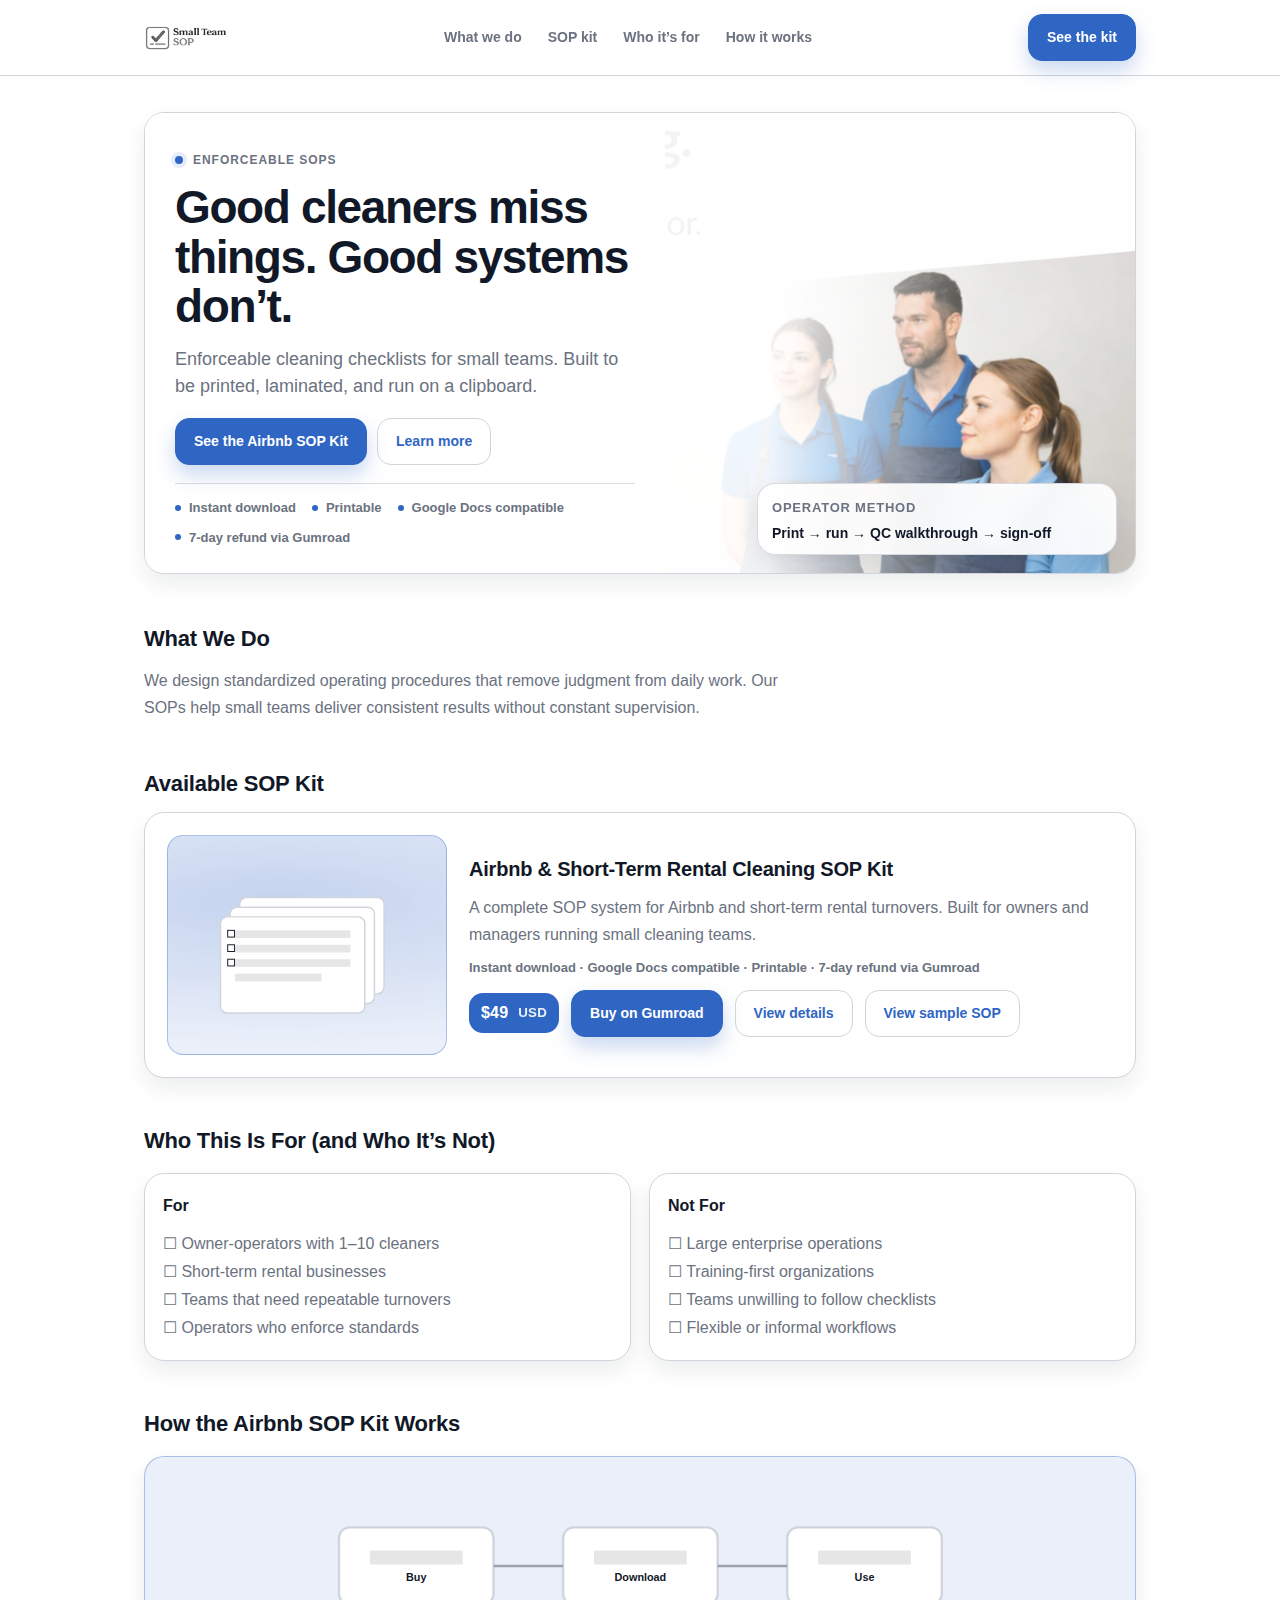
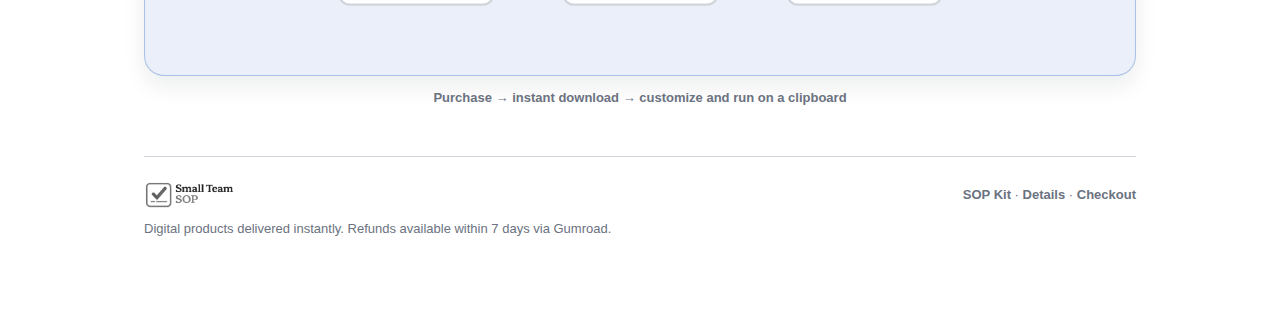
<file: index.html>
<!DOCTYPE html>
<html lang="en">
<head>
  <meta charset="UTF-8" />
  <meta name="viewport" content="width=device-width, initial-scale=1.0" />
  <title>Small Team SOP</title>

  <style>
    :root{
      --dark:#111827;
      --muted:#6b7280;
      --border:#d1d5db;

      --blue:#2f66c4;
      --blueSoft:rgba(47,102,196,.10);

      --panel:#f9fafb;
      --shadow:0 18px 44px rgba(17,24,39,.12);
      --shadowSoft:0 10px 22px rgba(17,24,39,.08);

      --r12:12px;
      --r16:16px;
      --r20:20px;
    }

    *{box-sizing:border-box;}
    body{
      margin:0;
      font-family:Inter, Arial, Helvetica, sans-serif;
      color:var(--dark);
      background:#fff;
      line-height:1.5;
    }

    /* --- Topbar + Hamburger --- */
    .topbar{
      position:sticky;
      top:0;
      z-index:50;
      background:rgba(255,255,255,.92);
      backdrop-filter:blur(10px);
      border-bottom:1px solid var(--border);
    }
    .topbar-inner{
      max-width:1040px;
      margin:0 auto;
      padding:14px 24px;
      display:flex;
      align-items:center;
      justify-content:space-between;
      gap:12px;
      position:relative;
    }
    .brand{
      display:inline-flex;
      align-items:center;
      gap:10px;
      text-decoration:none;
      color:var(--dark);
      font-weight:900;
      letter-spacing:.2px;
      white-space:nowrap;
    }
    .brand img{
      height:26px;
      width:auto;
      max-width:180px;
      display:block;
    }

    .nav{
      display:flex;
      align-items:center;
      gap:6px;
    }
    .nav a{
      text-decoration:none;
      color:var(--muted);
      font-size:14px;
      font-weight:800;
      padding:8px 10px;
      border-radius:10px;
    }
    .nav a:hover{
      background:var(--panel);
      color:var(--dark);
    }

    .btn{
      display:inline-flex;
      align-items:center;
      justify-content:center;
      gap:10px;
      padding:12px 18px;
      font-size:14px;
      font-weight:900;
      text-decoration:none;
      border-radius:14px;
      border:1px solid var(--blue);
      cursor:pointer;
      white-space:nowrap;
      transition:transform .12s ease, background .12s ease;
    }
    .btn-primary{
      background:var(--blue);
      color:#fff;
      box-shadow:0 10px 20px rgba(47,102,196,.25);
    }
    .btn-primary:hover{transform:translateY(-1px);}
    .btn-primary:active{transform:translateY(0);}
    .btn-secondary{
      background:transparent;
      color:var(--blue);
      border:1px solid var(--border);
    }
    .btn-secondary:hover{background:var(--panel);}

    .hamburger{
      display:none;
      width:44px;
      height:44px;
      border:1px solid var(--border);
      background:#fff;
      border-radius:14px;
      cursor:pointer;
      align-items:center;
      justify-content:center;
      padding:0;
    }
    .hamburger:hover{background:var(--panel);}
    .hamburger svg{width:20px;height:20px;}

    .mobile-menu{
      display:none;
      position:absolute;
      right:24px;
      top:60px;
      width:min(360px, calc(100vw - 48px));
      background:#fff;
      border:1px solid var(--border);
      border-radius:16px;
      box-shadow:var(--shadow);
      padding:10px;
    }
    .mobile-menu .label{
      font-size:12px;
      color:var(--muted);
      font-weight:900;
      padding:10px 12px 6px;
    }
    .mobile-menu a{
      display:block;
      text-decoration:none;
      color:var(--dark);
      font-weight:900;
      padding:12px;
      border-radius:12px;
    }
    .mobile-menu a:hover{background:var(--panel);}
    .mobile-menu .divider{height:1px;background:var(--border);margin:8px 0;}

    @media (max-width:900px){
      .nav, .top-cta{display:none;}
      .hamburger{display:inline-flex;}
    }

    /* --- Layout --- */
    .container{
      max-width:1040px;
      margin:0 auto;
      padding:36px 24px 72px;
    }

    /* --- Hero --- */
    .hero{
      border:1px solid var(--border);
      border-radius:var(--r20);
      overflow:hidden;
      box-shadow:var(--shadowSoft);
      background:#fff;
      margin-bottom:48px;
    }
    .hero-grid{
      display:grid;
      grid-template-columns: 1.05fr .95fr;
      gap:0;
      min-height:420px;
    }
    @media (max-width:920px){
      .hero-grid{grid-template-columns:1fr; min-height:auto;}
    }

    .hero-copy{
      padding:34px 30px 26px;
      background:#fff;
    }
    .kicker{
      display:inline-flex;
      align-items:center;
      gap:10px;
      font-size:12px;
      font-weight:900;
      color:var(--muted);
      letter-spacing:.08em;
      text-transform:uppercase;
      margin-bottom:14px;
    }
    .kicker .dot{
      width:8px;height:8px;border-radius:999px;background:var(--blue);
      box-shadow:0 0 0 4px rgba(47,102,196,.12);
    }

    .hero h1{
      font-size:46px;
      line-height:1.08;
      letter-spacing:-.03em;
      margin:0 0 14px 0;
    }
    @media (max-width:520px){
      .hero h1{font-size:36px;}
    }

    .hero p{
      font-size:18px;
      color:var(--muted);
      max-width:60ch;
      margin:0 0 18px 0;
    }

    .hero-cta{
      display:flex;
      flex-wrap:wrap;
      gap:10px;
      margin-top:10px;
    }

    .trustbar{
      margin-top:18px;
      padding-top:14px;
      border-top:1px solid rgba(209,213,219,.8);
      color:var(--muted);
      font-size:13px;
      display:flex;
      flex-wrap:wrap;
      gap:10px 16px;
      align-items:center;
    }
    .trustbar span{
      display:inline-flex;
      align-items:center;
      gap:8px;
      font-weight:800;
    }
    .trustbar i{
      width:6px;height:6px;border-radius:999px;background:var(--blue);
      display:inline-block;
    }

    .hero-media{
      position:relative;
      background:#f6f7fb;
      overflow:hidden;
      min-height:320px;
    }

    /* Replace “diagonal cut” with a cleaner split that won’t reveal ghost text */
    .hero-photo{
      position:absolute;
      inset:0;
      background-image:url("assets/hero.jpg");
      background-size:cover;
      background-position:right center;
      background-repeat:no-repeat;
      filter:saturate(1.03) contrast(1.02);
    }

    /* Strong wash to hide any leftover ad text in the image */
    .hero-photo::after{
      content:"";
      position:absolute;
      inset:0;
      background:
        linear-gradient(90deg, rgba(255,255,255,.92) 0 22%, rgba(255,255,255,.55) 45%, rgba(255,255,255,.10) 68%, rgba(255,255,255,0) 100%),
        linear-gradient(180deg, rgba(255,255,255,.22), rgba(255,255,255,.10));
    }

    .hero-card{
      position:absolute;
      right:18px;
      bottom:18px;
      width:min(360px, 92%);
      background:rgba(255,255,255,.92);
      border:1px solid rgba(209,213,219,.9);
      border-radius:18px;
      box-shadow:var(--shadowSoft);
      padding:14px 14px 12px;
      backdrop-filter:blur(10px);
    }
    .hero-card strong{
      display:block;
      font-size:13px;
      letter-spacing:.06em;
      text-transform:uppercase;
      color:var(--muted);
      margin-bottom:6px;
    }
    .hero-card div{
      font-size:14px;
      font-weight:900;
      color:var(--dark);
      line-height:1.3;
    }

    /* Sections */
    .section{margin-bottom:46px;}
    .section h2{
      margin:0 0 12px 0;
      font-size:22px;
      letter-spacing:-.01em;
    }
    .section p{
      margin:0;
      max-width:72ch;
      color:var(--muted);
      line-height:1.7;
    }

    /* Product card */
    .product{
      border:1px solid var(--border);
      border-radius:var(--r20);
      padding:22px;
      box-shadow:var(--shadowSoft);
      background:#fff;
      display:grid;
      grid-template-columns:280px 1fr;
      gap:22px;
      align-items:center;
    }
    @media (max-width:820px){
      .product{grid-template-columns:1fr;}
    }

    .product-image{
      width:100%;
      height:220px;
      border:1px solid rgba(47,102,196,.35);
      border-radius:16px;
      overflow:hidden;
      background:
        radial-gradient(900px 240px at 40% 30%, rgba(47,102,196,.20), rgba(47,102,196,0) 60%),
        var(--blueSoft);
      display:flex;
      align-items:center;
      justify-content:center;
    }
    .product-image svg{width:90%; height:86%;}

    .product h3{
      margin:0 0 10px 0;
      font-size:20px;
      letter-spacing:-.01em;
    }
    .product p{
      margin:0 0 10px 0;
      color:var(--muted);
      line-height:1.7;
      max-width:70ch;
    }
    .microline{
      font-size:13px;
      color:var(--muted);
      font-weight:800;
      margin:10px 0 12px;
    }
    .offer-row{
      display:flex;
      flex-wrap:wrap;
      gap:10px 12px;
      align-items:center;
      margin-top:8px;
    }
    .price-badge{
      display:inline-flex;
      align-items:center;
      gap:10px;
      background:var(--blue);
      color:#fff;
      font-weight:900;
      padding:8px 12px;
      border-radius:14px;
      letter-spacing:.2px;
    }
    .price-badge small{font-weight:800; opacity:.9;}

    /* For/Not boxes */
    .two-col{
      display:grid;
      grid-template-columns:1fr 1fr;
      gap:18px;
      margin-top:16px;
    }
    @media (max-width:820px){
      .two-col{grid-template-columns:1fr;}
    }
    .box{
      border:1px solid var(--border);
      border-radius:var(--r20);
      padding:18px;
      box-shadow:var(--shadowSoft);
      background:#fff;
      color:var(--muted);
      line-height:1.75;
    }
    .box strong{
      display:block;
      margin-bottom:10px;
      color:var(--dark);
      font-weight:900;
    }

    /* How it works */
    .how-image{
      margin-top:16px;
      height:220px;
      border:1px solid rgba(47,102,196,.35);
      border-radius:var(--r20);
      background:var(--blueSoft);
      box-shadow:var(--shadowSoft);
      display:flex;
      align-items:center;
      justify-content:center;
      overflow:hidden;
    }
    .how-image svg{width:92%; height:78%;}

    footer{
      border-top:1px solid var(--border);
      padding-top:24px;
      margin-top:48px;
      font-size:13px;
      color:var(--muted);
      display:flex;
      flex-direction:column;
      gap:10px;
    }
    .footer-row{
      display:flex;
      flex-wrap:wrap;
      gap:12px 18px;
      align-items:center;
      justify-content:space-between;
    }
    footer img{
      height:28px;
      width:auto;
      max-width:180px;
      display:block;
    }
    .footer-links a{
      text-decoration:none;
      color:var(--muted);
      font-weight:900;
    }
    .footer-links a:hover{text-decoration:underline;}
  </style>

  <!-- Google tag (gtag.js) -->
  <script async src="https://www.googletagmanager.com/gtag/js?id=G-11H46H75Q8"></script>
  <script>
    window.dataLayer = window.dataLayer || [];
    function gtag(){dataLayer.push(arguments);}
    gtag('js', new Date());
    gtag('config', 'G-11H46H75Q8');
  </script>

  <!-- Meta Pixel Code -->
  <script>
  !function(f,b,e,v,n,t,s)
  {if(f.fbq)return;n=f.fbq=function(){n.callMethod?
  n.callMethod.apply(n,arguments):n.queue.push(arguments)};
  if(!f._fbq)f._fbq=n;n.push=n;n.loaded=!0;n.version='2.0';
  n.queue=[];t=b.createElement(e);t.async=!0;
  t.src=v;s=b.getElementsByTagName(e)[0];
  s.parentNode.insertBefore(t,s)}(window, document,'script',
  'https://connect.facebook.net/en_US/fbevents.js');
  fbq('init', '762696580227898');
  fbq('track', 'PageView');
  </script>
  <noscript><img height="1" width="1" style="display:none"
  src="https://www.facebook.com/tr?id=762696580227898&ev=PageView&noscript=1"
  /></noscript>
  <!-- End Meta Pixel Code -->
</head>

<body>
  <header class="topbar">
    <div class="topbar-inner">
      <a class="brand" href="./index.html" aria-label="Small Team SOP home">
        <img src="assets/logo.png" alt="Small Team SOP logo" />
      </a>

      <nav class="nav" aria-label="Primary navigation">
        <a href="#what-we-do">What we do</a>
        <a href="#kit">SOP kit</a>
        <a href="#who">Who it’s for</a>
        <a href="#how">How it works</a>
      </nav>

      <a class="btn btn-primary top-cta" href="#kit">See the kit</a>

      <button
        class="hamburger"
        id="menuBtn"
        type="button"
        aria-label="Open menu"
        aria-controls="mobileMenu"
        aria-expanded="false"
      >
        <svg viewBox="0 0 24 24" fill="none" aria-hidden="true">
          <path d="M4 7h16M4 12h16M4 17h16" stroke="currentColor" stroke-width="2" stroke-linecap="round"/>
        </svg>
      </button>

      <div id="mobileMenu" class="mobile-menu" role="menu" aria-label="Mobile menu">
        <div class="label">Menu</div>
        <a role="menuitem" href="#what-we-do">What we do</a>
        <a role="menuitem" href="#kit">SOP kit</a>
        <a role="menuitem" href="#who">Who it’s for</a>
        <a role="menuitem" href="#how">How it works</a>
        <div class="divider"></div>
        <a role="menuitem" href="airbnb.html">View details</a>
        <a role="menuitem" href="Preview_Turnover_Cleaning_SOP_MATCHED.pdf" target="_blank" rel="noopener">View sample SOP</a>
        <div class="divider"></div>
        <a role="menuitem" href="https://smallteamsop.gumroad.com/l/airbnb-cleaning-sop" target="_blank" rel="noopener">Buy on Gumroad</a>
      </div>
    </div>
  </header>

  <main class="container">
    <section class="hero" id="top">
      <div class="hero-grid">
        <div class="hero-copy">
          <div class="kicker"><span class="dot"></span> Enforceable SOPs</div>

          <h1>Good cleaners miss things. Good systems don’t.</h1>

          <p>
            Enforceable cleaning checklists for small teams.
            Built to be printed, laminated, and run on a clipboard.
          </p>

          <div class="hero-cta">
            <a class="btn btn-primary" href="#kit">See the Airbnb SOP Kit</a>
            <a class="btn btn-secondary" href="airbnb.html">Learn more</a>
          </div>

          <div class="trustbar" aria-label="Trust bar">
            <span><i></i>Instant download</span>
            <span><i></i>Printable</span>
            <span><i></i>Google Docs compatible</span>
            <span><i></i>7-day refund via Gumroad</span>
          </div>
        </div>

        <div class="hero-media" aria-label="Checklist photo">
          <div class="hero-photo" aria-hidden="true"></div>
          <div class="hero-card" aria-hidden="true">
            <strong>Operator method</strong>
            <div>Print → run → QC walkthrough → sign-off</div>
          </div>
        </div>
      </div>
    </section>

    <section class="section" id="what-we-do">
      <h2>What We Do</h2>
      <p>
        We design standardized operating procedures that remove judgment from daily work.
        Our SOPs help small teams deliver consistent results without constant supervision.
      </p>
    </section>

    <section class="section" id="kit">
      <h2>Available SOP Kit</h2>

      <div class="product">
        <div class="product-image" aria-label="Airbnb SOP illustration">
          <svg viewBox="0 0 520 280" role="img" aria-label="Stack of SOP documents">
            <rect x="120" y="40" width="300" height="200" rx="14" fill="#ffffff" stroke="#d1d5db" stroke-width="3" />
            <rect x="100" y="60" width="300" height="200" rx="14" fill="#ffffff" stroke="#d1d5db" stroke-width="3" />
            <rect x="80" y="80" width="300" height="200" rx="14" fill="#ffffff" stroke="#d1d5db" stroke-width="3" />
            <rect x="110" y="108" width="240" height="16" fill="#e6e6e6" />
            <rect x="110" y="138" width="240" height="16" fill="#e6e6e6" />
            <rect x="110" y="168" width="240" height="16" fill="#e6e6e6" />
            <rect x="110" y="198" width="180" height="16" fill="#e6e6e6" />
            <rect x="95" y="108" width="14" height="14" fill="#ffffff" stroke="#111827" stroke-width="2" />
            <rect x="95" y="138" width="14" height="14" fill="#ffffff" stroke="#111827" stroke-width="2" />
            <rect x="95" y="168" width="14" height="14" fill="#ffffff" stroke="#111827" stroke-width="2" />
          </svg>
        </div>

        <div>
          <h3>Airbnb & Short-Term Rental Cleaning SOP Kit</h3>
          <p>
            A complete SOP system for Airbnb and short-term rental turnovers.
            Built for owners and managers running small cleaning teams.
          </p>

          <div class="microline">Instant download · Google Docs compatible · Printable · 7-day refund via Gumroad</div>

          <div class="offer-row">
            <span class="price-badge">$49 <small>USD</small></span>
            <a class="btn btn-primary" href="https://smallteamsop.gumroad.com/l/airbnb-cleaning-sop" target="_blank" rel="noopener">Buy on Gumroad</a>
            <a class="btn btn-secondary" href="airbnb.html">View details</a>
            <a class="btn btn-secondary" href="Preview_Turnover_Cleaning_SOP_MATCHED.pdf" target="_blank" rel="noopener">View sample SOP</a>
          </div>
        </div>
      </div>
    </section>

    <section class="section" id="who">
      <h2>Who This Is For (and Who It’s Not)</h2>
      <div class="two-col">
        <div class="box">
          <strong>For</strong>
          ☐ Owner-operators with 1–10 cleaners<br />
          ☐ Short-term rental businesses<br />
          ☐ Teams that need repeatable turnovers<br />
          ☐ Operators who enforce standards
        </div>
        <div class="box">
          <strong>Not For</strong>
          ☐ Large enterprise operations<br />
          ☐ Training-first organizations<br />
          ☐ Teams unwilling to follow checklists<br />
          ☐ Flexible or informal workflows
        </div>
      </div>
    </section>

    <section class="section" id="how">
      <h2>How the Airbnb SOP Kit Works</h2>

      <div class="how-image" aria-label="Buy, download, use diagram">
        <svg viewBox="0 0 900 220" role="img" aria-label="Buy download use diagram">
          <g fill="#ffffff" stroke="#d1d5db" stroke-width="3">
            <rect x="60" y="60" width="200" height="100" rx="14" />
            <rect x="350" y="60" width="200" height="100" rx="14" />
            <rect x="640" y="60" width="200" height="100" rx="14" />
          </g>
          <g fill="#e6e6e6">
            <rect x="100" y="90" width="120" height="18" />
            <rect x="390" y="90" width="120" height="18" />
            <rect x="680" y="90" width="120" height="18" />
          </g>
          <g fill="#111827" font-size="14" font-weight="600" font-family="Inter, Arial, Helvetica, sans-serif">
            <text x="160" y="130" text-anchor="middle">Buy</text>
            <text x="450" y="130" text-anchor="middle">Download</text>
            <text x="740" y="130" text-anchor="middle">Use</text>
          </g>
          <g stroke="#9ca3af" stroke-width="3">
            <line x1="260" y1="110" x2="350" y2="110" />
            <line x1="550" y1="110" x2="640" y2="110" />
          </g>
        </svg>
      </div>

      <div style="margin-top:12px; color: var(--muted); font-size: 13px; text-align:center; font-weight:800;">
        Purchase → instant download → customize and run on a clipboard
      </div>
    </section>

    <footer>
      <div class="footer-row">
        <img src="assets/logo.png" alt="Small Team SOP logo" />
        <div class="footer-links">
          <a href="#kit">SOP Kit</a> ·
          <a href="airbnb.html">Details</a> ·
          <a href="https://smallteamsop.gumroad.com/l/airbnb-cleaning-sop" target="_blank" rel="noopener">Checkout</a>
        </div>
      </div>
      <div>Digital products delivered instantly. Refunds available within 7 days via Gumroad.</div>
    </footer>
  </main>

  <script>
    (function(){
      const btn = document.getElementById('menuBtn');
      const menu = document.getElementById('mobileMenu');

      function openMenu(){
        menu.style.display = 'block';
        btn.setAttribute('aria-expanded', 'true');
        btn.setAttribute('aria-label', 'Close menu');
      }
      function closeMenu(){
        menu.style.display = 'none';
        btn.setAttribute('aria-expanded', 'false');
        btn.setAttribute('aria-label', 'Open menu');
      }
      function isOpen(){ return btn.getAttribute('aria-expanded') === 'true'; }

      btn.addEventListener('click', (e) => {
        e.stopPropagation();
        isOpen() ? closeMenu() : openMenu();
      });

      document.addEventListener('click', () => {
        if (isOpen()) closeMenu();
      });

      menu.addEventListener('click', (e) => {
        e.stopPropagation();
      });

      document.addEventListener('keydown', (e) => {
        if (e.key === 'Escape' && isOpen()) closeMenu();
      });

      menu.querySelectorAll('a').forEach(a => {
        a.addEventListener('click', () => closeMenu());
      });

      window.addEventListener('resize', () => {
        if (window.innerWidth > 900) closeMenu();
      });

      closeMenu();
    })();
  </script>
</body>
</html>
</file>
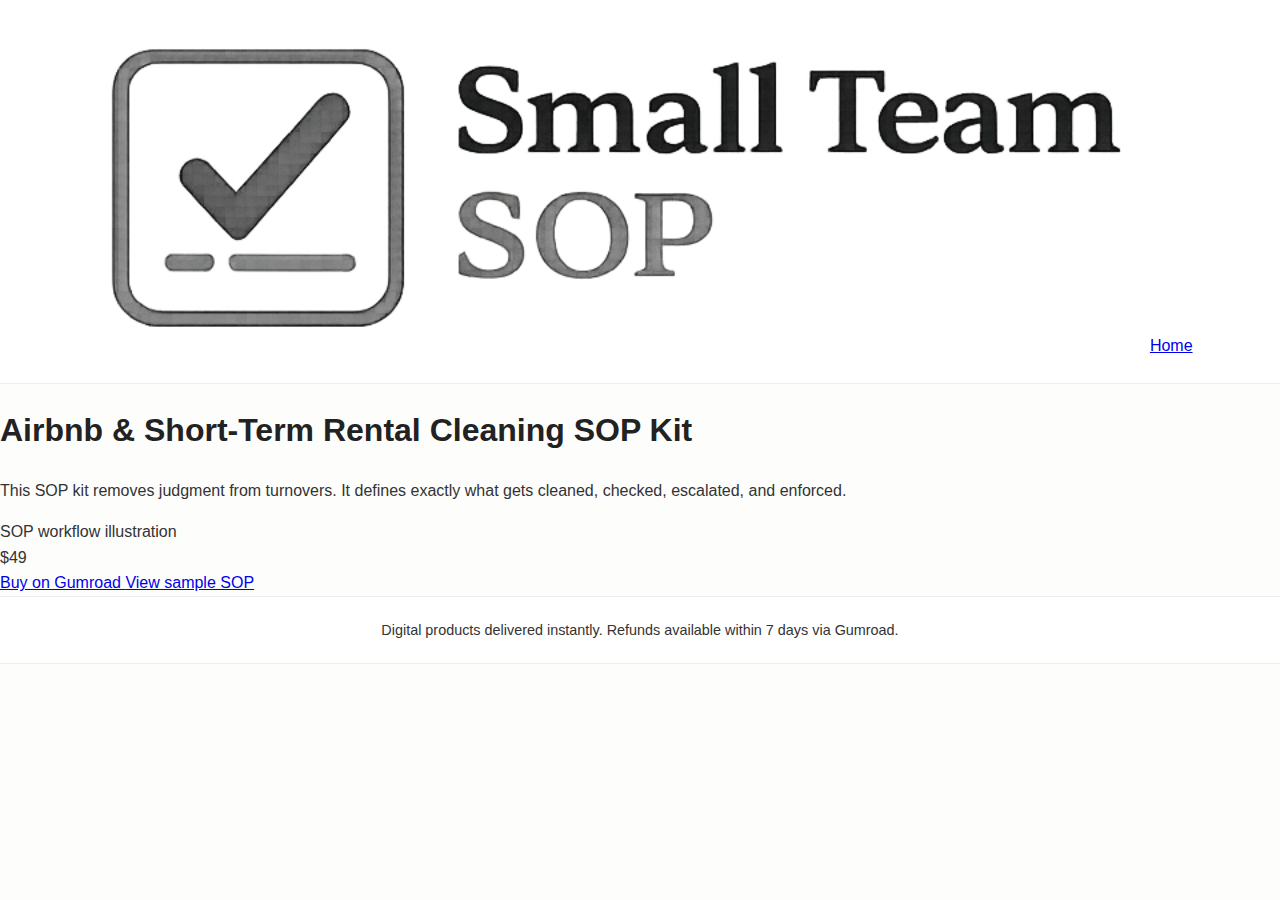
<file: airbnb.html>
<!doctype html>
<html lang="en">
<head>
<meta charset="utf-8">
<title>Airbnb Cleaning SOP Kit</title>
<link rel="stylesheet" href="styles.css">
</head>
<body>

<header>
  <img src="assets/logo.png" alt="Small Team SOP logo">
  <a href="index.html">Home</a>
</header>

<div class="container">
  <h1>Airbnb & Short-Term Rental Cleaning SOP Kit</h1>
  <p>
    This SOP kit removes judgment from turnovers.
    It defines exactly what gets cleaned, checked, escalated, and enforced.
  </p>

  <div class="hero-box">SOP workflow illustration</div>

  <div class="price">$49</div>

  <div class="actions">
    <a class="btn btn-primary" href="https://smallteamsop.gumroad.com/l/airbnb-cleaning-sop" target="_blank">
      Buy on Gumroad
    </a>
    <a class="btn btn-secondary" href="Preview_Turnover_Cleaning.pdf" target="_blank">
      View sample SOP
    </a>
  </div>

</div>

<footer>
  Digital products delivered instantly. Refunds available within 7 days via Gumroad.
</footer>

</body>
</html>
</file>
<file: styles.css>
body {
  font-family: sans-serif;
  background-color: #fdfdfc;
  color: #333;
  margin: 0;
  padding: 0;
  line-height: 1.6;
}
header, footer {
  background-color: #fff;
  text-align: center;
  padding: 1.5em;
  border-bottom: 1px solid #eee;
}
footer {
  border-top: 1px solid #eee;
  font-size: 0.9em;
}
.logo {
  width: 48px;
  height: auto;
  margin-bottom: 0.5em;
}
main {
  padding: 2em 1em;
  max-width: 600px;
  margin: auto;
}
h1, h2 {
  color: #222;
}
.buttons a {
  display: block;
  background: #5a4634;
  color: white;
  text-align: center;
  padding: 0.75em;
  margin: 0.5em 0;
  text-decoration: none;
  border-radius: 4px;
}
.button, .buy-button {
  display: inline-block;
  background-color: #5a4634;
  color: #fff;
  padding: 1em 1.5em;
  text-decoration: none;
  border-radius: 5px;
  margin-top: 1.5em;
}
.guarantee {
  margin-top: 2em;
  padding: 1em;
  background-color: #f4f0ea;
  border-left: 4px solid #5a4634;
}
</file>
